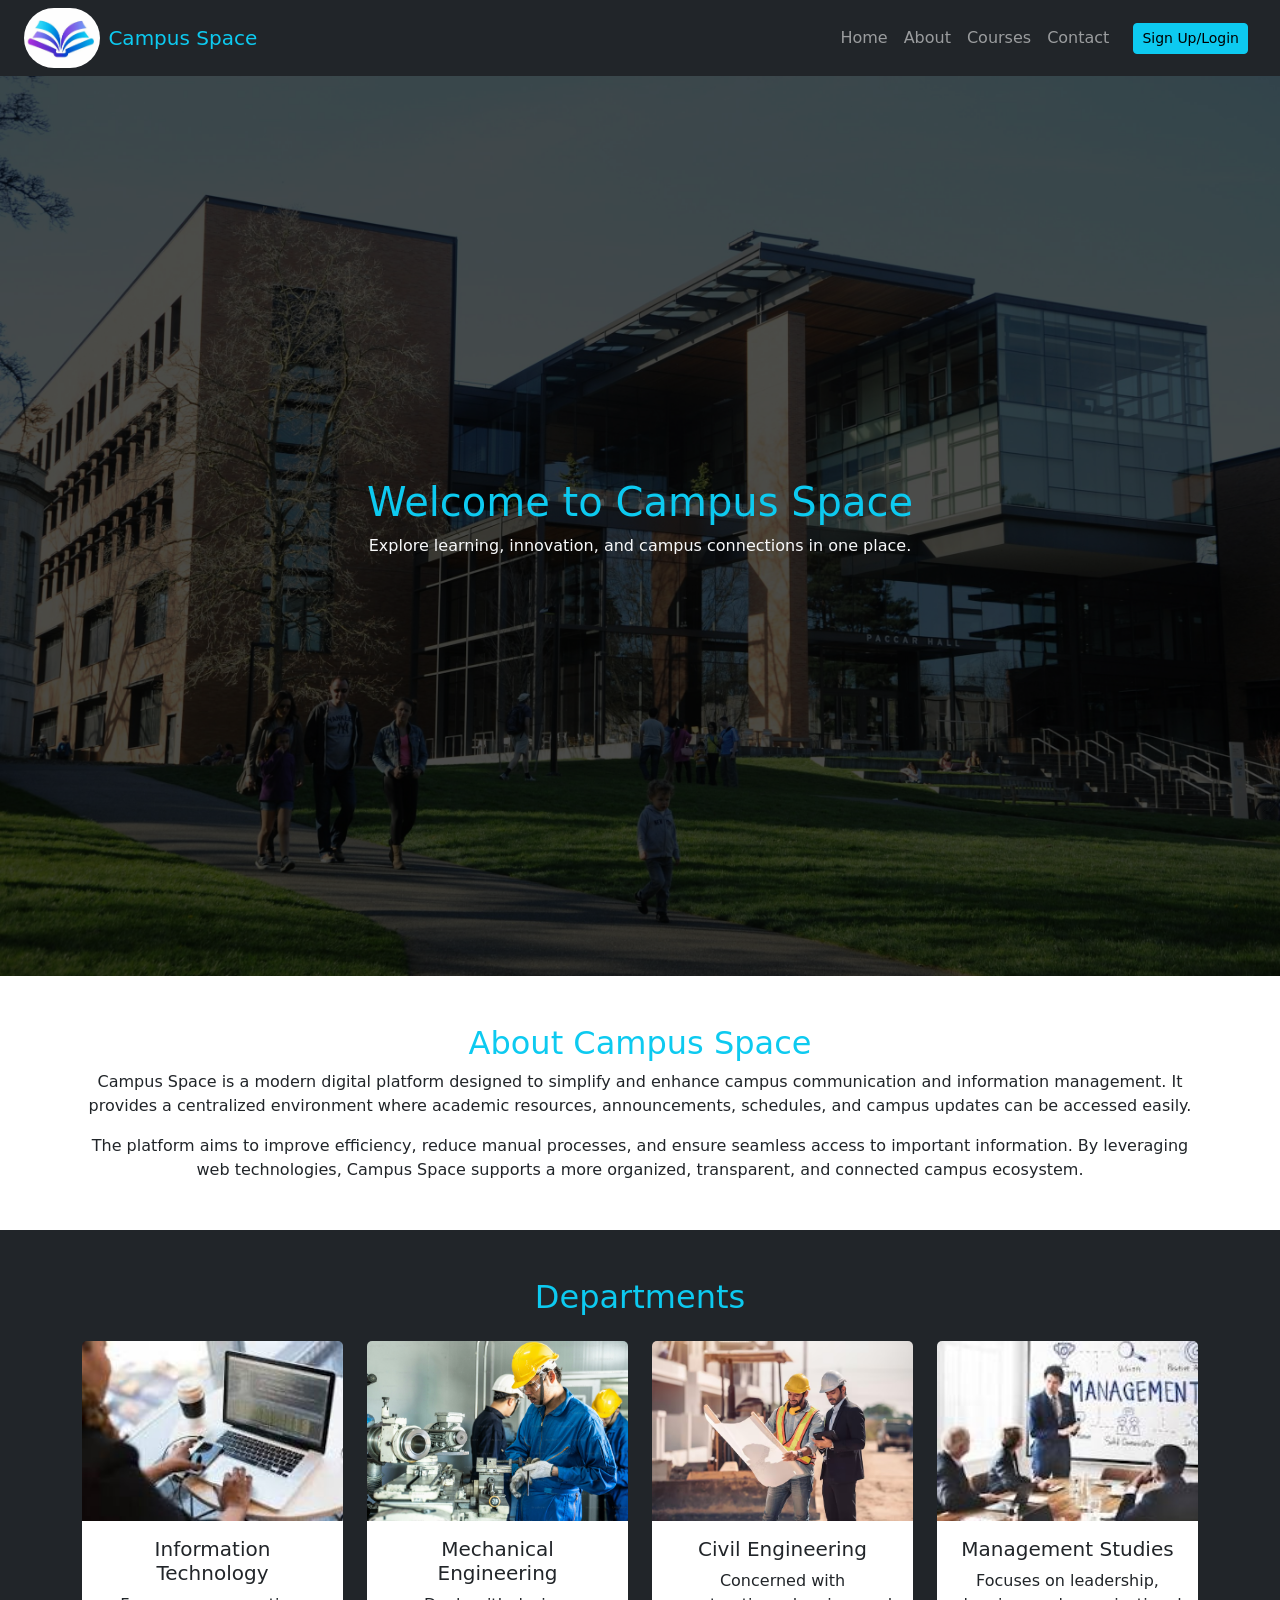
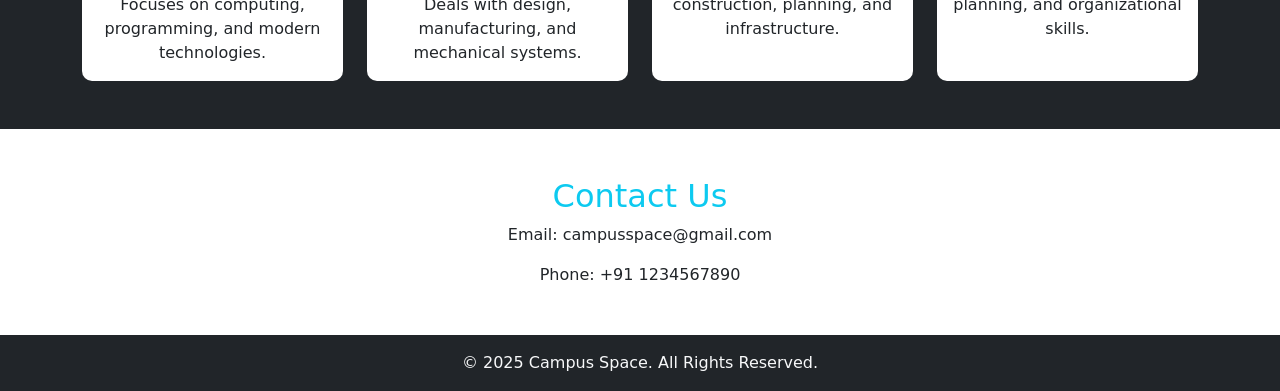
<file: index.html>
<!DOCTYPE html>
<html lang="en">
<head>
    <meta charset="UTF-8">
    <meta name="viewport" content="width=device-width, initial-scale=1.0">
    <title>Campus Space</title>

    
    <link href="https://cdn.jsdelivr.net/npm/bootstrap@5.3.2/dist/css/bootstrap.min.css" rel="stylesheet">

    
    <link rel="stylesheet" href="style.css">
</head>

<body>


    
<nav class="navbar navbar-expand-lg navbar-dark bg-dark px-4">
   
    <img src="Screenshot 2025-12-20 094625.png" alt="Campus Space logo" class="logo me-2">
    <a class="navbar-brand text-info" href="#">Campus Space</a>

    

    <div class="collapse navbar-collapse" id="navbarNav">
        <ul class="navbar-nav ms-auto align-items-center">

            <li class="nav-item">
                <a class="nav-link" href="#home">Home</a>
            </li>

            <li class="nav-item">
                <a class="nav-link" href="#about">About</a>
            </li>

            <li class="nav-item">
                <a class="nav-link" href="#courses">Courses</a>
            </li>

            <li class="nav-item">
                <a class="nav-link" href="#contact">Contact</a>
            </li>

           


            <li class="nav-item ms-3">
                <a href="faculty.html" class="btn btn-info btn-sm me-2">
                    Sign Up/Login
                </a>
                
            </li>

        </ul>
    </div>
</nav>


<section id="home" class="hero-section">
    <div class="overlay text-center text-light">

    

        <h1 class="text-info">Welcome to Campus Space</h1>
        <p>Explore learning, innovation, and campus connections in one place.</p>

      

    </div>
</section>


<section id="about" class="container my-5 text-center">
    <h2 class="text-info">About Campus Space</h2>
    <p>
        Campus Space is a modern digital platform designed to simplify and enhance
        campus communication and information management. It provides a centralized
        environment where academic resources, announcements, schedules, and campus
        updates can be accessed easily.
    </p>
    <p>
        The platform aims to improve efficiency, reduce manual processes, and ensure
        seamless access to important information. By leveraging web technologies,
        Campus Space supports a more organized, transparent, and connected campus
        ecosystem.
    </p>
</section>


<section id="courses" class="bg-dark text-light py-5">
    <div class="container text-center">
        <h2 class="text-info mb-4">Departments</h2>

        <div class="row g-4">

            
            <div class="col-md-3">
                <div class="card dept-card h-100">
                    <img src="computer.jpg" class="card-img-top" alt="Computer Science">
                    <div class="card-body">
                        <h5 class="card-title">Information Technology</h5>
                        <p class="card-text">
                            Focuses on computing, programming, and modern technologies.
                        </p>
                    </div>
                </div>
            </div>

            
            <div class="col-md-3">
                <div class="card dept-card  h-100">
                    <img src="mechanical.jpg" class="card-img-top" alt="Mechanical Engineering">
                    <div class="card-body">
                        <h5 class="card-title">Mechanical Engineering</h5>
                        <p class="card-text">
                            Deals with design, manufacturing, and mechanical systems.
                        </p>
                    </div>
                </div>
            </div>

            
            <div class="col-md-3">
                <div class="card dept-card  h-100">
                    <img src="civil.jpg" class="card-img-top" alt="Civil Engineering">
                    <div class="card-body">
                        <h5 class="card-title">Civil Engineering</h5>
                        <p class="card-text">
                            Concerned with construction, planning, and infrastructure.
                        </p>
                    </div>
                </div>
            </div>

            
            <div class="col-md-3">
                <div class="card dept-card  h-100">
                    <img src="management.jpg" class="card-img-top" alt="Management Studies">
                    <div class="card-body">
                        <h5 class="card-title">Management Studies</h5>
                        <p class="card-text">
                            Focuses on leadership, planning, and organizational skills.
                        </p>
                    </div>
                </div>
            </div>

        </div>
    </div>
</section>


<section id="contact" class="container my-5 text-center">
    <h2 class="text-info">Contact Us</h2>
    <p>Email: campusspace@gmail.com</p>
    <p>Phone: +91 1234567890</p>
</section>

<footer class="bg-dark text-light text-center p-3">
    © 2025 Campus Space. All Rights Reserved.
</footer>

</body>
</html>
</file>
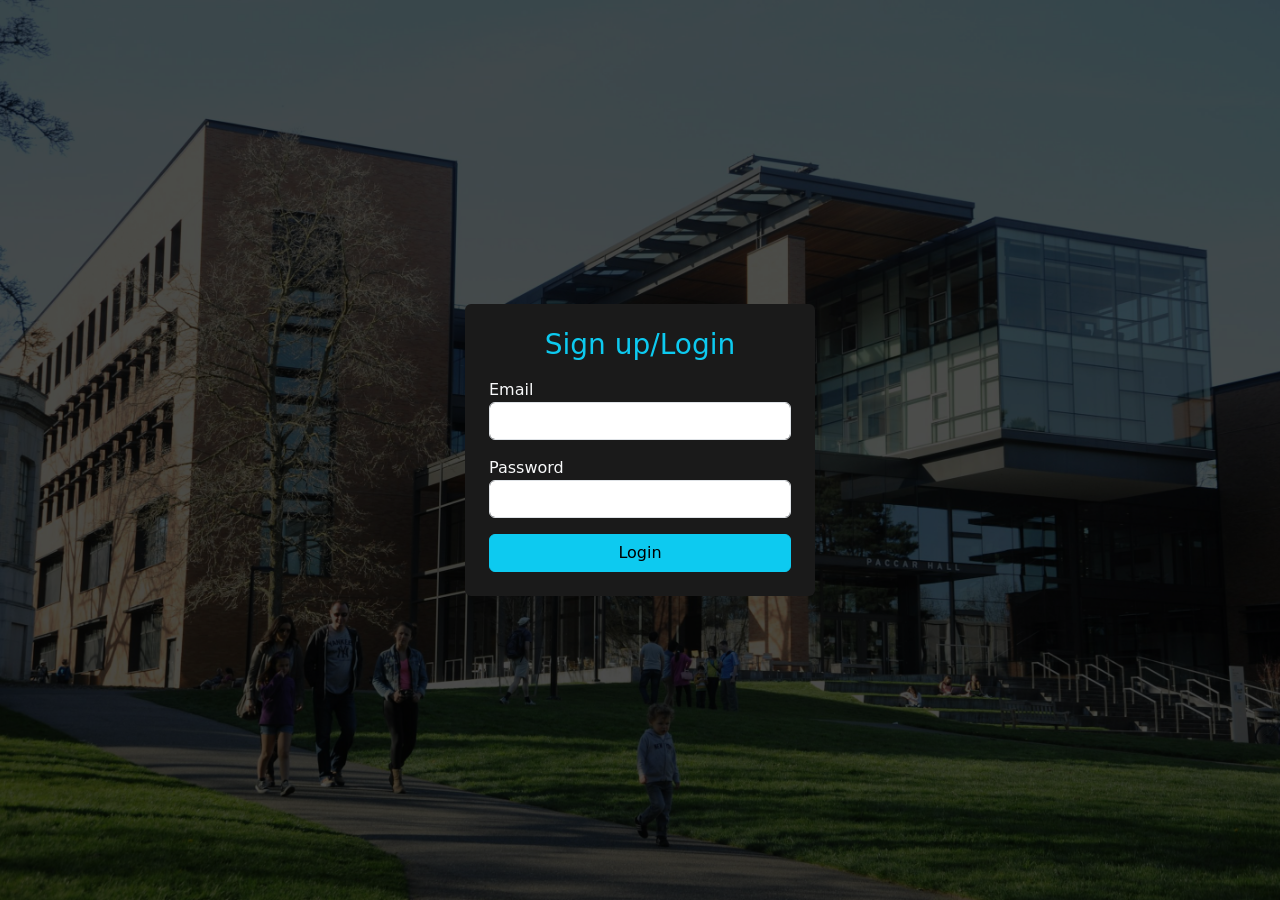
<file: faculty.html>
<!DOCTYPE html>
<html lang="en">
<head>
    <meta charset="UTF-8">
    <meta name="viewport" content="width=device-width, initial-scale=1.0">
    <title>Faculty Login</title>

    <link href="https://cdn.jsdelivr.net/npm/bootstrap@5.3.2/dist/css/bootstrap.min.css" rel="stylesheet">
    <link rel="stylesheet" href="style.css">
</head>

<body class="login-body">
<div class="overlay">
    <div class="card login-card p-4">

        <h3 class="text-center text-info mb-3">Sign up/Login</h3>

        <form action="index.html">
            <div class="mb-3">
                <label class="text-light">Email</label>
                <input type="email" class="form-control" required>
            </div>

            <div class="mb-3">
                <label class="text-light">Password</label>
                <input type="password" class="form-control" required>
            </div>

            <button type="submit" class="btn btn-info w-100">
                Login
            </button>
        </form>

    </div>
</div>
</body>
</html>
</file>
<file: style.css>
.hero-section{
    min-height:100vh;
    background-image: url("campus.jpg");
    background-size: cover;            
    background-position: center;     
    background-repeat: no-repeat;
}

.overlay{
    min-height:100vh;
    background:rgba(0,0,0,0.7);
    display:flex;
    flex-direction:column;
    justify-content:center;
    align-items:center;
    padding:20px;
}


.campus-img{
    width:260px;
    border-radius:12px;
    box-shadow:0 8px 20px rgba(0,0,0,0.6);
}

.login-body{
         background-image: url("campus.jpg");
    background-size: cover;            
    background-position: center;         background-repeat: no-repeat;
}

.login-card{
    width:350px;
    background:#1a1a1a;
    border:none;
}
.logo{
    height: 60px;
    border-radius: 50px;
    
}
.about-img{
    border-radius: 12px;
    box-shadow: 0 8px 20px rgba(0,0,0,0.4);
    
    transform: translateY(-12);
}
.dept-card{
    background: #ffffff;
    border-radius: 10px;
    border: none;
    height: 100%;
    transition: transform 0.3s ease, box-shadow 0.3s ease;
}


.dept-card img{
    height: 180px;
    object-fit: cover;
}


.dept-card:hover{
    transform: translateY(-12px);
    box-shadow: 0 15px 35px rgba(0,0,0,0.6);
}
</file>
